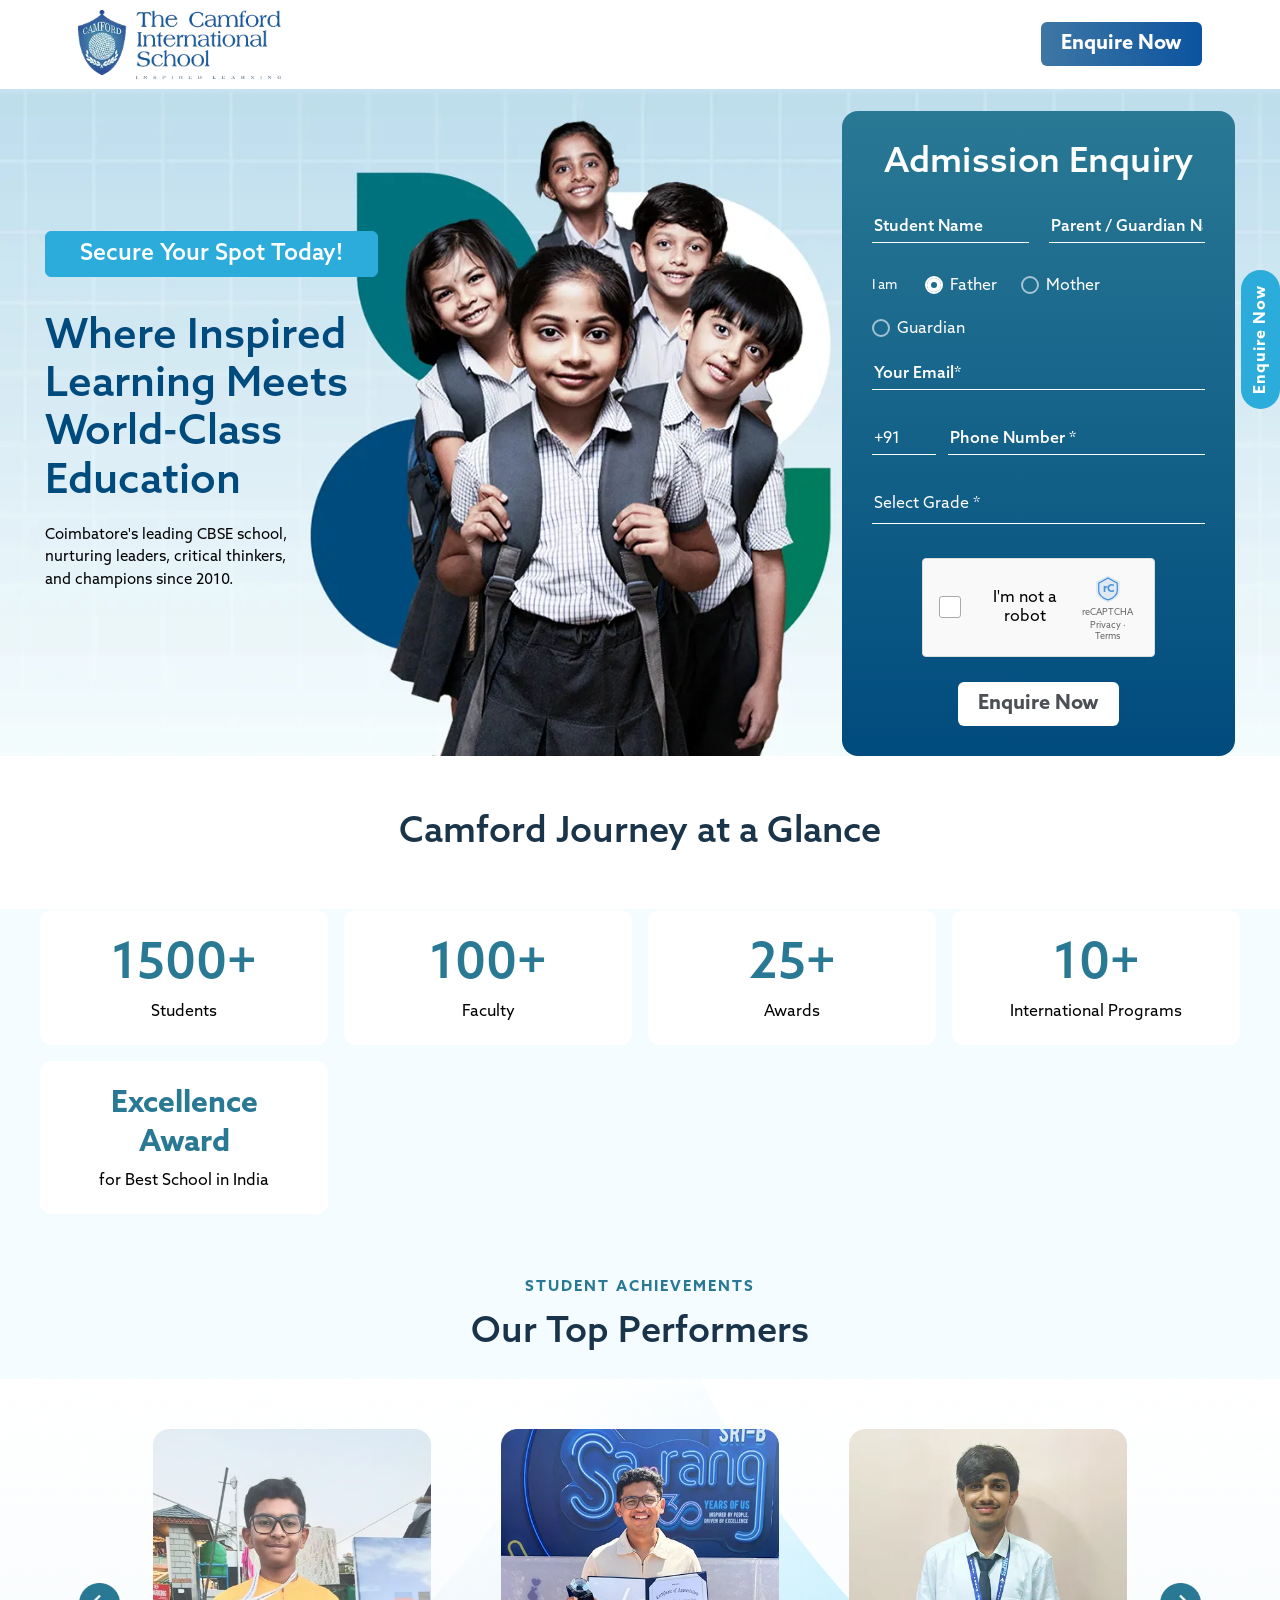
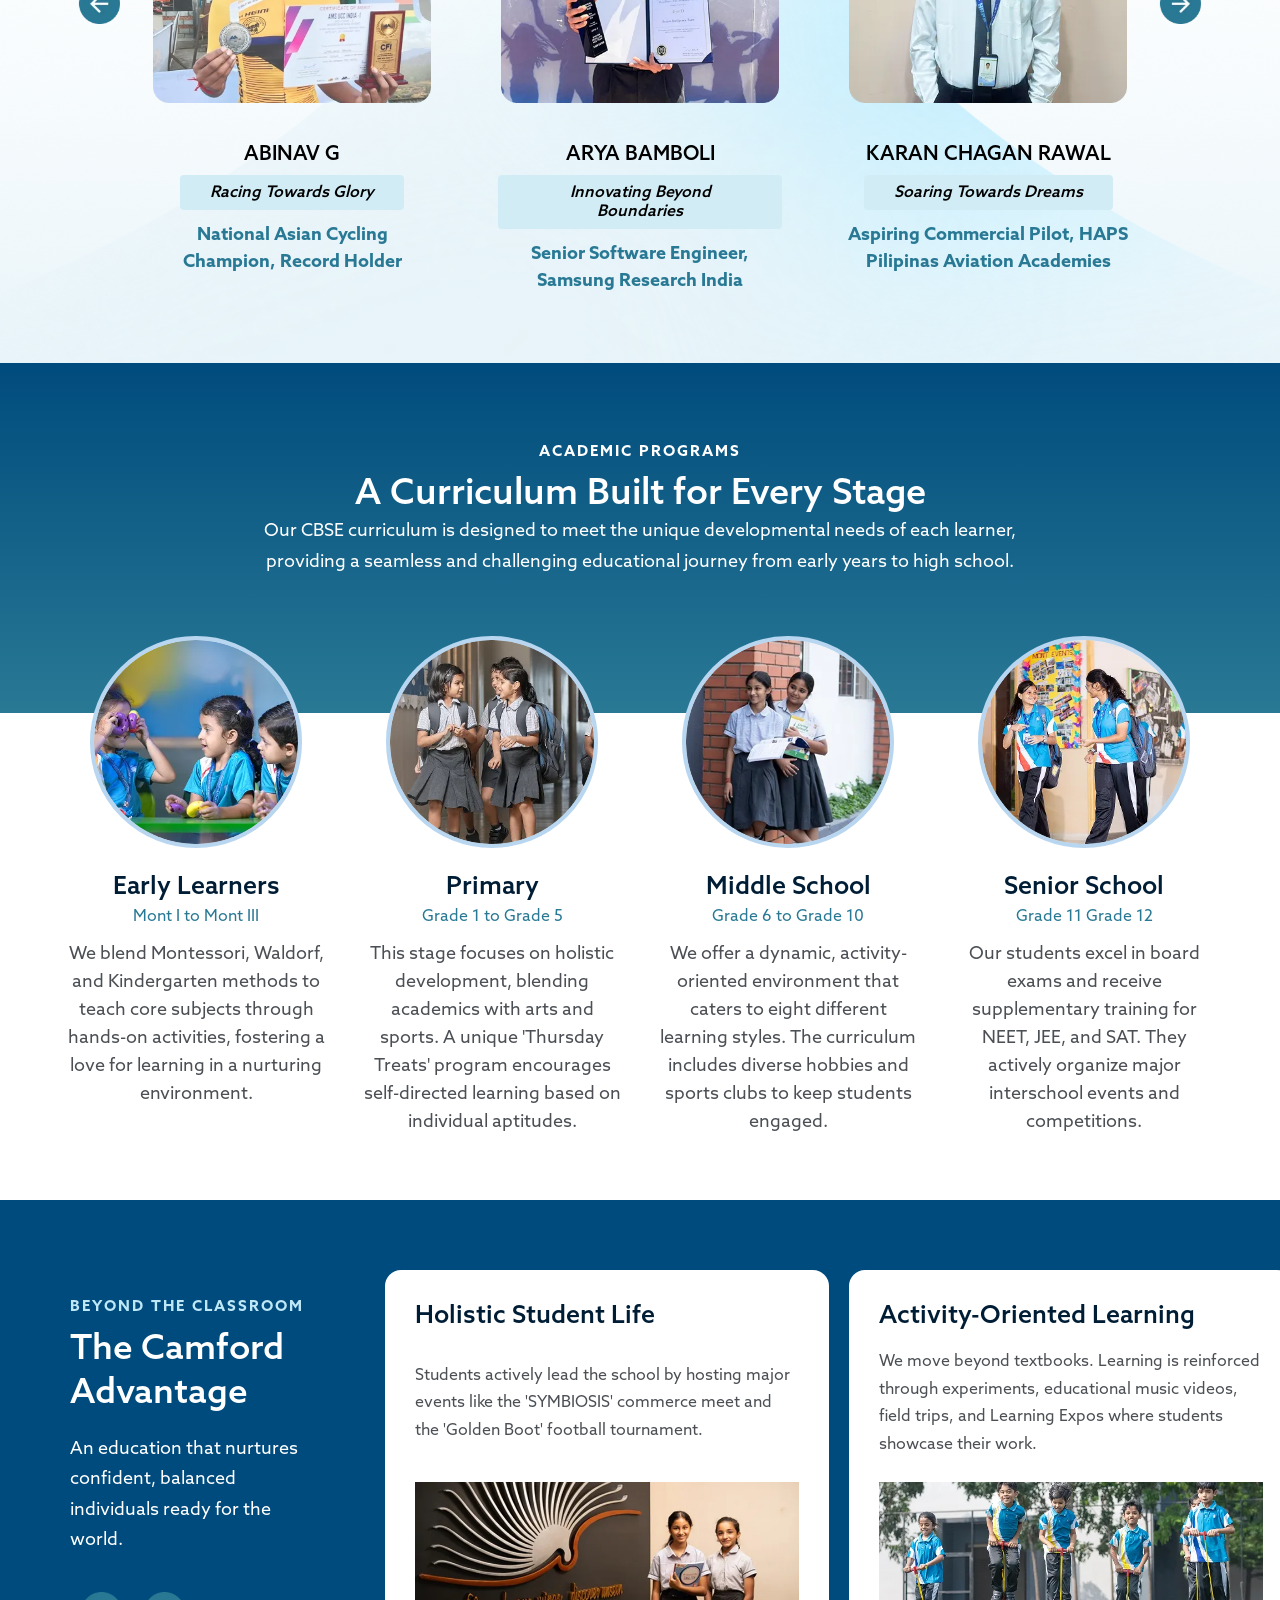
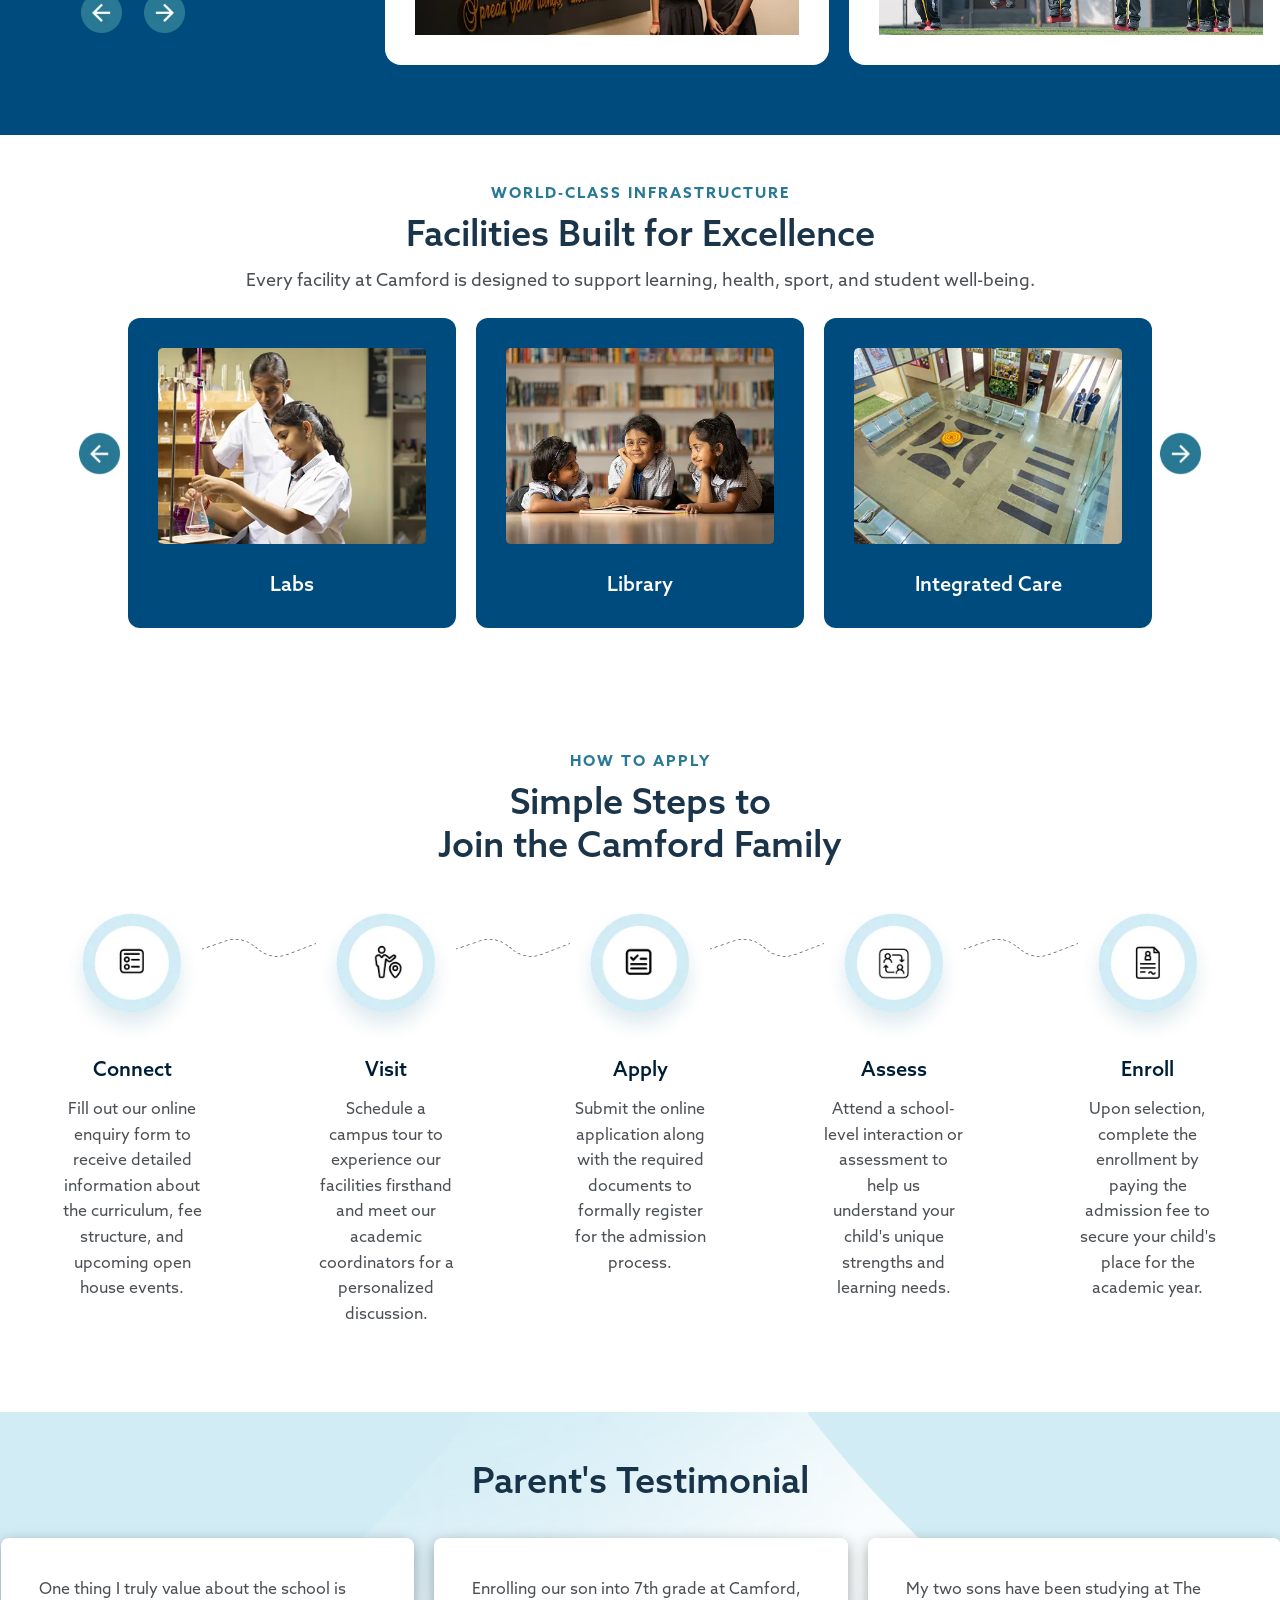
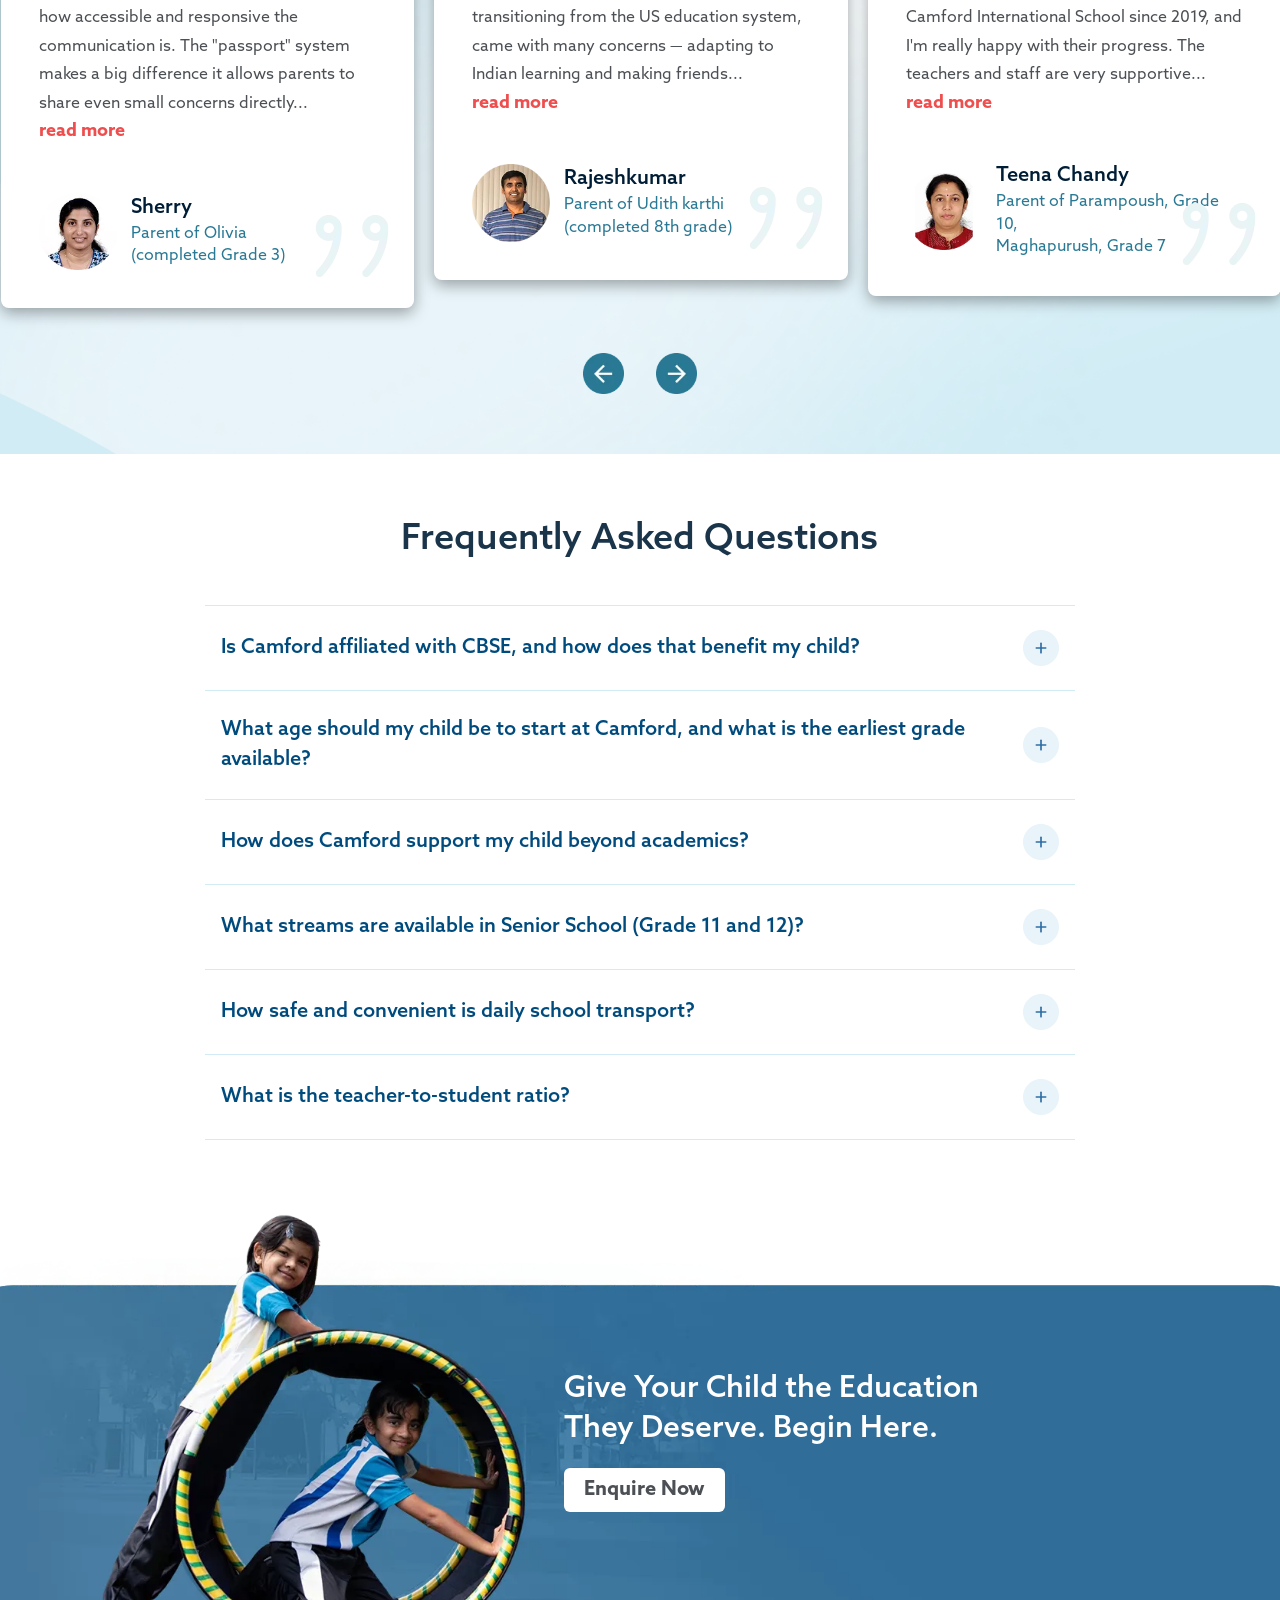
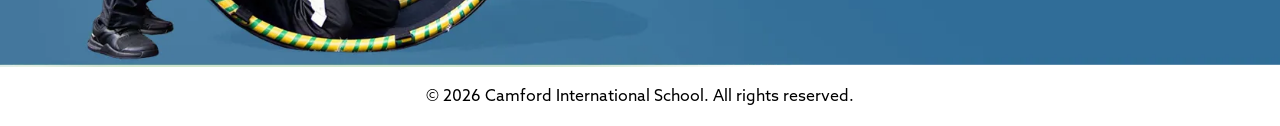
<file: index.html>
<!doctype html>
<html lang="en">
  <head>
    <meta charset="UTF-8" />
    <meta name="viewport" content="width=device-width, initial-scale=1.0" />
    <meta name="robots" content="noindex, nofollow" />
    <title>The Camford International School</title>

    <meta
      property="og:title"
      content="Owis School: Best IGCSE, CBSE and ICSE school"
    />
    <meta
      name="description"
      content="Looking for the best schools in Hyderabad? Glendale, one of the top international schools in India, offers modern campuses specializing in world-class CBSE, Cambridge, and IB PYP curricula. We provide quality education and nurturing environments for your child&#039;s future. Contact us today to learn more!"
    />
    <meta
      property="og:description"
      content="Looking for the best schools in Hyderabad? Glendale, one of the top international schools in India, offers modern campuses specializing in world-class CBSE, Cambridge, and IB PYP curricula. We provide quality education and nurturing environments for your child&#039;s future. Contact us today to learn more!"
    />

    <script src="https://cdnjs.cloudflare.com/ajax/libs/jquery/3.7.1/jquery.min.js"></script>

    <link
      rel="stylesheet"
      href="https://cdnjs.cloudflare.com/ajax/libs/OwlCarousel2/2.3.4/assets/owl.carousel.min.css"
    />
    <link
      rel="stylesheet"
      href="https://cdnjs.cloudflare.com/ajax/libs/OwlCarousel2/2.3.4/assets/owl.theme.default.min.css"
    />

    <script
      defer
      src="https://cdnjs.cloudflare.com/ajax/libs/OwlCarousel2/2.3.4/owl.carousel.min.js"
    ></script>
    <link rel="stylesheet" href="assests/style.css" />
  </head>
  <body>
    <div class="navigation">
      <div class="navigation-wrap">
        <a
          class="logo-link w--current w-nav-brand"
          href="#"
          aria-current="page"
        >
          <img alt="mainlogo" class="logo-image" src="images/logo.webp" />
        </a>
        <div class="hide-mobile">
          <div class="align-items-center d-flex">
            <a class="primary-btn open-popup" href="#"> Enquire Now</a>
          </div>
        </div>
      </div>
    </div>

    <section class="hero">
      <!-- ── TOP ROW ── -->
      <div class="hero-top">
        <!-- LEFT TEXT -->
        <div class="hero-left">
          <div class="badge">Secure Your Spot Today!</div>
          <h1>Where Inspired Learning Meets World-Class Education</h1>
          <p class="sub">
            Coimbatore's leading CBSE school, nurturing leaders, critical
            thinkers, and champions since 2010.
          </p>
        </div>

        <!-- RIGHT FORM -->
        <div class="hero-right">
          
          <div class="form-card">
            <div class="form-wrap">
              <h2>Admission Enquiry</h2>
          <form method="post" id="form">
              <div class="row">
                <div class="field" id="f-student">
                  <input type="text" id="student" name="Student Name" placeholder="Student Name" />
                  <span class="err-msg">Student name is required</span>
                </div>
                <div class="field" id="f-parent">
                  <input
                    type="text"
                    id="parent" 
                    placeholder="Parent / Guardian Name" name="Parent Name"
                  />
                  <span class="err-msg">Parent/guardian name is required</span>
                </div>
              </div>

              <div class="radio-row">
                <span>I am</span>
                <label class="radio-label"
                  ><input type="radio" name="IAM" value="Father" checked />
                  Father</label
                >
                <label class="radio-label"
                  ><input type="radio" name="IAM" value="Mother" />
                  Mother</label
                >
                <label class="radio-label"
                  ><input type="radio" name="IAM" value="Guardian" />
                  Guardian</label
                >
              </div>

              <div class="row">
                <div class="field full" id="f-email">
                  <input type="email" name="Email" id="email" placeholder="Your Email*" />
                  <span class="err-msg">A valid email is required</span>
                </div>
              </div>

              <div class="phone-row">
                <div class="field phone-code">
                  <input type="text" id="code" value="+91" placeholder="+91" />
                </div>
                <div class="field phone-num" id="f-phone">
                  <input type="tel" name="Phone Number" id="phone" placeholder="Phone Number *" />
                  <span class="err-msg">Valid 10-digit number required</span>
                </div>
              </div>

              <div class="row">
                <div class="field full" id="f-grade">
                  <select name="Grade" id="grade">
                    <option value="">Select Grade *</option>
                    <option>Nursery</option>
                    <option>KG</option>
                    <option>Grade 1</option>
                    <option>Grade 2</option>
                    <option>Grade 3</option>
                    <option>Grade 4</option>
                    <option>Grade 5</option>
                    <option>Grade 6</option>
                    <option>Grade 7</option>
                    <option>Grade 8</option>
                    <option>Grade 9</option>
                    <option>Grade 10</option>
                    <option>Grade 11</option>
                    <option>Grade 12</option>
                  </select>
                  <span class="err-msg">Please select a grade</span>
                </div>
              </div>

              <div class="captcha-box">
                <div class="captcha-left">
                  <div
                    class="captcha-check"
                    id="captcha-check"
                    onclick="toggleCaptcha()"
                  >
                    <svg
                      viewBox="0 0 14 14"
                      fill="none"
                      xmlns="http://www.w3.org/2000/svg"
                    >
                      <polyline
                        points="2,7 6,11 12,3"
                        stroke="#1a6fa8"
                        stroke-width="2"
                        stroke-linecap="round"
                        stroke-linejoin="round"
                      />
                    </svg>
                  </div>
                  <span class="captcha-txt">I'm not a robot</span>
                </div>
                <div class="captcha-right">
                  <svg viewBox="0 0 38 38" xmlns="http://www.w3.org/2000/svg">
                    <path
                      d="M19 3 L33 10 L33 21 Q33 30 19 35 Q5 30 5 21 L5 10 Z"
                      fill="#4A90D9"
                      opacity="0.15"
                    />
                    <path
                      d="M19 6 L30 12 L30 21 Q30 28 19 32 Q8 28 8 21 L8 12 Z"
                      fill="none"
                      stroke="#4A90D9"
                      stroke-width="1.5"
                    />
                    <text
                      x="19"
                      y="23"
                      text-anchor="middle"
                      font-size="13"
                      font-weight="700"
                      fill="#4A90D9"
                    >
                      rC
                    </text>
                  </svg>
                  <span>reCAPTCHA</span>
                  <span>Privacy · <a href="#">Terms</a></span>
                </div>
              </div>

              <button class="primary-btn cta-btn" type="submit">
                Enquire Now
              </button>
              <div class="success-msg" id="success-msg">
                Thank you! We'll get in touch with you soon.
              </div>
            </form>
            </div>
          </div>          
        </div>
      </div>
      <!-- /hero-top -->
    </section>

    <section class="camford-section">
      <h2 class="sections-title">Camford Journey at a Glance</h2>
      <div class="camford-grid">
        <div class="stat-card">
          <span class="stat-number">1500+</span>
          <span class="stat-label">Students</span>
        </div>
        <div class="stat-card">
          <span class="stat-number">100+</span>
          <span class="stat-label">Faculty</span>
        </div>
        <div class="stat-card">
          <span class="stat-number">25+</span>
          <span class="stat-label">Awards</span>
        </div>
        <div class="stat-card">
          <span class="stat-number">10+</span>
          <span class="stat-label">International Programs</span>
        </div>
        <div class="stat-card">
          <span class="stat-number excellence">Excellence<br />Award</span>
          <span class="stat-label">for Best School in India</span>
        </div>
      </div>
    </section>

    <!-- achivement section start here  -->

    <section class="achievements-section">
      <p class="apply-tag">Student Achievements</p>
      <h2 class="sections-title">Our Top Performers</h2>

      <div class="owl-carousel owl-achievements">
        <!-- Card 1 -->
        <div class="student-card">
          <div class="card-img-wrap">
            <img src="images/achivment.webp" alt="Abinav G" />
          </div>
          <div class="card-body">
            <div class="card-name">Abinav G</div>
            <span class="card-tag">Racing Towards Glory</span>
            <p class="card-achievement">
              National Asian Cycling Champion, Record Holder
            </p>
          </div>
        </div>

        <!-- Card 2 -->
        <div class="student-card">
          <div class="card-img-wrap">
            <img src="images/achivment1.webp" alt="Arya Bamboli" />
          </div>
          <div class="card-body">
            <div class="card-name">Arya Bamboli</div>
            <span class="card-tag">Innovating Beyond Boundaries</span>
            <p class="card-achievement">
              Senior Software Engineer, Samsung Research India
            </p>
          </div>
        </div>

        <!-- Card 3 -->
        <div class="student-card">
          <div class="card-img-wrap">
            <img src="images/achivment3.webp" alt="Karan Chagan Rawal" />
          </div>
          <div class="card-body">
            <div class="card-name">Karan Chagan Rawal</div>
            <span class="card-tag">Soaring Towards Dreams</span>
            <p class="card-achievement">
              Aspiring Commercial Pilot, HAPS Pilipinas Aviation Academies
            </p>
          </div>
        </div>

        <!-- Card 4 (extra demo) -->
        <div class="student-card">
          <div class="card-img-wrap">
            <img src="images/achive11.webp" alt="Priya Sharma" />
          </div>
          <div class="card-body">
            <div class="card-name">Maneshika Tarani</div>
            <span class="card-tag">Aiming Towards Excellence</span>
            <p class="card-achievement">
              State Record Holder & National Medalist in Rifle Shooting
            </p>
          </div>
        </div>

        <div class="student-card">
          <div class="card-img-wrap">
            <img src="images/achive13.webp" alt="Priya Sharma" />
          </div>
          <div class="card-body">
            <div class="card-name">Mahesh Pasupathy</div>
            <span class="card-tag">Targeting Global Success</span>
            <p class="card-achievement">
              ISSF Junior World Cup Medalist & Double Silver at National
              Shooting Championship
            </p>
          </div>
        </div>
        <div class="student-card">
          <div class="card-img-wrap">
            <img src="images/achive12.webp" alt="Priya Sharma" />
          </div>
          <div class="card-body">
            <div class="card-name">Ashwathy Rajendran</div>
            <span class="card-tag">Leading Through Sports</span>
            <p class="card-achievement">
              Collaborating with IPL, ISL & Khelo India, Driving Excellence in
              Sports Science & Management
            </p>
          </div>
        </div>
      </div>
      <!-- /.owl-carousel -->
    </section>

    <!-- achivement section stop here  -->

    <!-- programs section start from here  -->
    <section class="ac-section">
      <div class="acade_pr">
        <p class="apply-tag" style="color: #ffff">Academic Programs</p>
        <h2 class="sections-title" style="color: #ffff">
          A Curriculum Built for Every Stage
        </h2>
        <p class="ac-subtitle">
          Our CBSE curriculum is designed to meet the unique developmental needs
          of each learner, providing a seamless and challenging educational
          journey from early years to high school.
        </p>
      </div>
      <div class="ac-grid">
        <div class="ac-card">
          <div class="ac-img-wrap">
            <div class="ac-img-placeholder">
              <img src="images/pro1.webp" alt="" />
            </div>
          </div>
          <p class="ac-stage">Early Learners</p>
          <p class="ac-grades">Mont I to Mont III</p>
          <p class="ac-desc">
            We blend Montessori, Waldorf, and Kindergarten methods to teach core
            subjects through hands-on activities, fostering a love for learning
            in a nurturing environment.
          </p>
        </div>

        <div class="ac-card">
          <div class="ac-img-wrap">
            <div class="ac-img-placeholder">
              <img src="images/pro2.webp" alt="" />
            </div>
          </div>
          <p class="ac-stage">Primary</p>
          <p class="ac-grades">Grade 1 to Grade 5</p>
          <p class="ac-desc">
            This stage focuses on holistic development, blending academics with
            arts and sports. A unique 'Thursday Treats' program encourages
            self-directed learning based on individual aptitudes.
          </p>
        </div>

        <div class="ac-card">
          <div class="ac-img-wrap">
            <div class="ac-img-placeholder">
              <img src="images/pro3.webp" alt="" />
            </div>
          </div>
          <p class="ac-stage">Middle School</p>
          <p class="ac-grades">Grade 6 to Grade 10</p>
          <p class="ac-desc">
            We offer a dynamic, activity-oriented environment that caters to
            eight different learning styles. The curriculum includes diverse
            hobbies and sports clubs to keep students engaged.
          </p>
        </div>

        <div class="ac-card">
          <div class="ac-img-wrap">
            <div class="ac-img-placeholder">
              <img src="images/pro4.webp" alt="" />
            </div>
          </div>
          <p class="ac-stage">Senior School</p>
          <p class="ac-grades">Grade 11 Grade 12</p>
          <p class="ac-desc">
            Our students excel in board exams and receive supplementary training
            for NEET, JEE, and SAT. They actively organize major interschool
            events and competitions.
          </p>
        </div>
      </div>
    </section>
    <!-- programs section stop from here  -->

    <!-- clasroom start from here  -->
    <section class="advantage-section">
      <!-- LEFT PANEL -->
      <div class="advantage-left">
        <div class="left-content">
          <p class="apply-tag" style="color: #bfe8f6">Beyond the Classroom</p>
          <h2 class="left-title">The Camford Advantage</h2>
          <p class="left-desc">
            An education that nurtures confident, balanced individuals ready for
            the world.
          </p>
        </div>
        <div class="left-nav">
          <button class="nav-btn" id="prevBtn" aria-label="Previous">
            <img src="images/arow.webp" alt="leftarrow" class="nav-img" />
          </button>
          <button class="nav-btn" id="nextBtn" aria-label="Next">
            <img
              src="images/arrow-rigth.webp"
              alt="rightarrow"
              class="nav-img"
            />
          </button>
        </div>
      </div>

      <!-- RIGHT: Owl Carousel -->
      <div class="advantage-right">
        <div class="owl-carousel owl-theme" id="advantageCarousel">
          <!-- Card 1 -->
          <div class="advantage-card">
            <h3 class="card-title">Holistic Student Life</h3>
            <p class="card-desc">
              Students actively lead the school by hosting major events like the
              'SYMBIOSIS' commerce meet and the 'Golden Boot' football
              tournament.
            </p>
            <div class="card-img">
              <div class="card-img-placeholder">
                <img src="images/adva1.webp" alt="" />
              </div>
            </div>
          </div>

          <!-- Card 2 -->
          <div class="advantage-card">
            <h3 class="card-title">Activity-Oriented Learning</h3>
            <p class="card-desc">
              We move beyond textbooks. Learning is reinforced through
              experiments, educational music videos, field trips, and Learning
              Expos where students showcase their work.
            </p>
            <div class="card-img">
              <div class="card-img-placeholder">
                <img
                  src="images/advas2.webp"
                  alt="Activity-Oriented Learning"
                />
              </div>
              <!-- Replace with: <img src="activity.jpg" alt="Activity-Oriented Learning"> -->
            </div>
          </div>

          <!-- Card 3 -->
          <div class="advantage-card">
            <h3 class="card-title">World-Class Sports Facilities</h3>
            <p class="card-desc">
              Our campus features an Olympic-size swimming pool and coaching for
              diverse sports such as rifle shooting, throwball, skating, and
              taekwondo, producing state-level champions.
            </p>
            <div class="card-img">
              <div class="card-img-placeholder">
                <img
                  src="images/advas3.webp"
                  alt="Sports & Physical Wellness"
                />
              </div>
              <!-- Replace with: <img src="sports.jpg" alt="Sports & Wellness"> -->
            </div>
          </div>
          <div class="advantage-card">
            <h3 class="card-title">Global Accolades</h3>
            <p class="card-desc">
              Our excellence is recognized by the British Council's
              'International School Award' and the 'Global Excellence Award for
              Best School in India' presented in London.
            </p>
            <div class="card-img">
              <div class="card-img-placeholder">
                <img
                  src="images/advas4.webp"
                  alt="Sports & Physical Wellness"
                />
              </div>
              <!-- Replace with: <img src="sports.jpg" alt="Sports & Wellness"> -->
            </div>
          </div>
        </div>
      </div>
    </section>
    <!-- clasroom stop from here  -->

    <!-- infrastructure section start from here  -->
    <!-- achivement section start here  -->

    <section class="infracture-section">
      <p class="apply-tag">World-Class Infrastructure</p>
      <h2 class="sections-title">Facilities Built for Excellence</h2>
      <p class="infras_des">
        Every facility at Camford is designed to support learning, health,
        sport, and student well-being.
      </p>

      <div class="owl-carousel owl-infracture">
        <!-- Card 1 -->
        <div class="infrastruc-card">
          <div class="infra-img-wrap">
            <img src="images/infra.webp" alt="Abinav G" />
          </div>
          <div class="infra-body">
            <div class="infra-name">Labs</div>
          </div>
        </div>

        <!-- infra 2 -->
        <div class="infrastruc-card">
          <div class="infra-img-wrap">
            <img src="images/infra1.webp" alt="Arya Bamboli" />
          </div>
          <div class="infra-body">
            <div class="infra-name">Library</div>
          </div>
        </div>

        <!-- infra 3 -->
        <div class="infrastruc-card">
          <div class="infra-img-wrap">
            <img src="images/infra2.webp" alt="Karan Chagan Rawal" />
          </div>
          <div class="infra-body">
            <div class="infra-name">Integrated Care</div>
          </div>
        </div>

        <!-- infra 4 (extra demo) -->
        <div class="infrastruc-card">
          <div class="infra-img-wrap">
            <img src="images/infra23.webp" alt="Priya Sharma" />
          </div>
          <div class="infra-body">
            <div class="infra-name">Priya Sharma</div>
          </div>
        </div>
        <div class="infrastruc-card">
          <div class="infra-img-wrap">
            <img src="images/infra1.webp" alt="Priya Sharma" />
          </div>
          <div class="infra-body">
            <div class="infra-name">Sports</div>
          </div>
        </div>
        <div class="infrastruc-card">
          <div class="infra-img-wrap">
            <img src="images/infra233.webp" alt="Priya Sharma" />
          </div>
          <div class="infra-body">
            <div class="infra-name">Transport</div>
          </div>
        </div>
      </div>
      <!-- /.owl-carousel -->
    </section>
    <!-- infrastructure section stop from here  -->

    <!-- 4TH SECTION START FROM HERE  -->
    <section class="apply-section">
      <p class="apply-tag">HOW TO APPLY</p>
      <h2 class="sections-title">Simple Steps to <br> Join the Camford Family</h2>

      <div class="steps-wrapper">
        <!-- Step 1 -->
        <div class="step">
          <div class="step-icon">
            <img src="images/join1.webp" alt="" />
          </div>
          <p class="step-title">Connect</p>
          <p class="step-desc">
            Fill out our online enquiry form to receive detailed information
            about the curriculum, fee structure, and upcoming open house events.
          </p>
        </div>

        <div class="step-connector">
          <img src="images/join-link.webp" alt="" />
        </div>

        <!-- Step 2 -->
        <div class="step">
          <div class="step-icon">
            <img src="images/join2.webp" alt="" />
          </div>
          <p class="step-title">Visit</p>
          <p class="step-desc">
            Schedule a campus tour to experience our facilities firsthand and
            meet our academic coordinators for a personalized discussion.
          </p>
        </div>

        <div class="step-connector">
          <img src="images/join-link.webp" alt="" />
        </div>

        <!-- Step 3 -->
        <div class="step">
          <div class="step-icon">
            <img src="images/join3.webp" alt="" />
          </div>
          <p class="step-title">Apply</p>
          <p class="step-desc">
            Submit the online application along with the required documents to
            formally register for the admission process.
          </p>
        </div>

        <div class="step-connector">
          <img src="images/join-link.webp" alt="" />
        </div>

        <!-- Step 4 -->
        <div class="step">
          <div class="step-icon">
            <img src="images/join4.webp" alt="" />
          </div>
          <p class="step-title">Assess</p>
          <p class="step-desc">
            Attend a school-level interaction or assessment to help us
            understand your child's unique strengths and learning needs.
          </p>
        </div>

        <div class="step-connector">
          <img src="images/join-link.webp" alt="" />
        </div>

        <!-- Step 5 -->
        <div class="step">
          <div class="step-icon">
            <img src="images/join5.webp" alt="" />
          </div>
          <p class="step-title">Enroll</p>
          <p class="step-desc">
            Upon selection, complete the enrollment by paying the admission fee
            to secure your child's place for the academic year.
          </p>
        </div>
      </div>
    </section>

    <!-- 4TH SECTION END FROM HERE  -->

    <!-- testomonial section start here  -->
    <section class="testimonial-section">
      <div class="testimonial-inner">
        <h2 class="sections-title">Parent's Testimonial</h2>

        <div class="owl-carousel owl-theme" id="testimonialCarousel">
          <!-- Card 1 -->
          <div class="testimonial-card">
            <div class="testimonial-body">
              <span class="text-short"
                >One thing I truly value about the school is how accessible and
                responsive the communication is. The "passport" system makes a
                big difference it allows parents to share even small concerns
                directly...</span
              >
              <span class="text-extra">
                and the prompt responses from teachers are very reassuring. It
                feels like a true two-way connection. The sports and other
                activities at school help children open up and build confidence.
                I also like that in every program—whether it is Sports Day or
                Annual Day—each child gets a chance to participate, so no one is
                left out. A little more focus on math concepts would make
                learning even better, and I hope this continues in higher grades
                as well.
              </span>
              <button class="toggle-btn">read more</button>
            </div>
            <span class="quote-mark"
              ><img src="images/quato.webp" alt=""
            /></span>
            <div class="testimonial-author">
              <div class="author-avatar">
                <img src="images/shrey.webp" alt="" />
              </div>
              <div>
                <p class="author-name">Sherry</p>
                <p class="author-sub">
                  Parent of Olivia<br />(completed Grade 3)
                </p>
              </div>
            </div>
          </div>

          <!-- Card 2 -->
          <div class="testimonial-card">
            <div class="testimonial-body">
              <span class="text-short"
                >Enrolling our son into 7th grade at Camford, transitioning from
                the US education system, came with many concerns — adapting to
                Indian learning and making friends...</span
              >
              <span class="text-extra">
                Two years later, he is a confident, well-rounded Camfordian.
                This transformation reflects the exceptional standard of an
                institution recognized by the UK Parliament. The friendships he
                has built speak to the quality of students Camford attracts.
                Beyond academics, the school has enriched him through the band,
                nature club, science club, and wonderfully planned outings
                organized by dedicated staff. Camford doesn't just educate — it
                nurtures. We wholeheartedly recommend it to every parent.
              </span>
              <button class="toggle-btn">read more</button>
            </div>
            <span class="quote-mark"
              ><img src="images/quato.webp" alt=""
            /></span>
            <div class="testimonial-author">
              <div class="author-avatar">
                <img src="images/test2.webp" alt="" />
              </div>
              <div>
                <p class="author-name">Rajeshkumar</p>
                <p class="author-sub">
                  Parent of Udith karthi<br />(completed 8th grade)
                </p>
              </div>
            </div>
          </div>

          <!-- Card 3 -->
          <div class="testimonial-card">
            <div class="testimonial-body">
              <span class="text-short"
                >My two sons have been studying at The Camford International
                School since 2019, and I'm really happy with their progress. The
                teachers and staff are very supportive...</span
              >
              <span class="text-extra">
                especially the class teachers who give personal attention to
                each child’s strengths and talents. It’s not just about
                academics—they also focus on discipline, sports, and other
                activities, which has made a big positive difference in my sons.
                The campus is safe, and the overall environment is very good for
                children to learn and grow
              </span>
              <button class="toggle-btn">read more</button>
            </div>
            <span class="quote-mark"
              ><img src="images/quato.webp" alt=""
            /></span>
            <div class="testimonial-author">
              <div class="author-avatar">
                <img src="images/test3.webp" alt="" />
              </div>
              <div>
                <p class="author-name">Teena Chandy</p>
                <p class="author-sub">
                  Parent of Parampoush, Grade 10,<br />Maghapurush, Grade 7
                </p>
              </div>
            </div>
          </div>

          <!-- Card 4 -->
          <div class="testimonial-card">
            <div class="testimonial-body">
              <span class="text-short"
                >Hi this is sheela, We are very happy with our experience at
                Camford International School. My elder son in Grade 10 has shown
                excellent academic progress with proper guidance for his
                future...</span
              >
              <span class="text-extra">
                My younger son in Grade 1 enjoys a caring and engaging learning
                environment. The teachers are supportive and approachable, and
                the communication between school and parents is very strong and
                clear. The school focuses on discipline, confidence, and overall
                development. We truly appreciate the dedication of the staff and
                the positive atmosphere that helps children learn and grow.
              </span>
              <button class="toggle-btn">read more</button>
            </div>
            <span class="quote-mark"
              ><img src="images/quato.webp" alt=""
            /></span>
            <div class="testimonial-author">
              <div class="author-avatar">
                <img src="images/test5.webp" alt="" />
              </div>
              <div>
                <p class="author-name">Sheela</p>
                <p class="author-sub">
                  Parent of Joash<br />Grade 10 and Jasher – Grade 1
                </p>
              </div>
            </div>
          </div>

          <!-- Card 5 -->
          <div class="testimonial-card">
            <div class="testimonial-body">
              <span class="text-short"
                >Having been associated with Camford International School for
                several years through my two children, I am pleased to share
                that our experience has been consistently positive...</span
              >
              <span class="text-extra">
                My son, who joined in Grade 3, is now in Grade 12, while my
                daughter began at the Montessori level and is currently in Grade
                8. One of the most commendable aspects of the school is the
                approachability and dedication of its faculty. The teachers are
                supportive and attentive to each student’s needs. This guidance
                played a key role in my son’s strong performance in his Grade 10
                board examinations. The school’s modern infrastructure and
                sports facilities enhance the learning environment, supporting
                both academic and extracurricular growth. I have recommended the
                school to several friends, many of whom have shared positive
                feedback. My daughter continues to enjoy her journey at the
                school and has shown good growth in confidence. Overall, Camford
                International School provides a nurturing environment that
                encourages students to strive for excellence without undue
                pressure. I extend my sincere gratitude to the management and
                the Principal Madam for their continued efforts in maintaining
                high standards of education and student development.
              </span>
              <button class="toggle-btn">read more</button>
            </div>
            <span class="quote-mark">
              <img src="images/quato.webp" alt="" />
            </span>
            <div class="testimonial-author">
              <div class="author-avatar">
                <img src="images/test6.webp" alt="" />
              </div>
              <div>
                <p class="author-name">Savitha Raghuram</p>
                <p class="author-sub">
                  Parent of Smrithi Sara Raghuram<br />Grade 8 and Darshith
                  Raghuram – Grade 12
                </p>
              </div>
            </div>
          </div>
        </div>
      </div>
    </section>
    <!-- testomonial section stop here  -->

    <!-- faq section start from here -->
    <section class="faq-section">
      <h2 class="sections-title">Frequently Asked Questions</h2>

      <div class="faq-list">
        <div class="faq-item">
          <button class="faq-question" aria-expanded="false">
            <span class="faq-question-text"
              >Is Camford affiliated with CBSE, and how does that benefit my
              child?</span
            >
            <span class="faq-icon">
              <svg
                class="plus"
                viewBox="0 0 24 24"
                fill="none"
                stroke-width="2.5"
                stroke-linecap="round"
              >
                <line x1="12" y1="5" x2="12" y2="19" />
                <line x1="5" y1="12" x2="19" y2="12" />
              </svg>
              <svg
                class="minus"
                viewBox="0 0 24 24"
                fill="none"
                stroke-width="2.5"
                stroke-linecap="round"
              >
                <line x1="5" y1="12" x2="19" y2="12" />
              </svg>
            </span>
          </button>
          <div class="faq-answer">
            <p>
              Yes, Camford is fully affiliated with the Central Board of
              Secondary Education (CBSE). This affiliation ensures a nationally
              recognised curriculum that is structured, comprehensive, and
              prepares students for competitive entrance exams like JEE and
              NEET, as well as higher education opportunities across India and
              abroad.
            </p>
          </div>
        </div>

        <div class="faq-item">
          <button class="faq-question" aria-expanded="false">
            <span class="faq-question-text"
              >What age should my child be to start at Camford, and what is the
              earliest grade available?</span
            >
            <span class="faq-icon">
              <svg
                class="plus"
                viewBox="0 0 24 24"
                fill="none"
                stroke-width="2.5"
                stroke-linecap="round"
              >
                <line x1="12" y1="5" x2="12" y2="19" />
                <line x1="5" y1="12" x2="19" y2="12" />
              </svg>
              <svg
                class="minus"
                viewBox="0 0 24 24"
                fill="none"
                stroke-width="2.5"
                stroke-linecap="round"
              >
                <line x1="5" y1="12" x2="19" y2="12" />
              </svg>
            </span>
          </button>
          <div class="faq-answer">
            <p>
              Camford welcomes children as young as 3 years old into the
              Montessori I (Mont I) programme. Our Early Learners programme
              spans Mont I to Mont III, making it the ideal starting point for
              young minds. Admission is subject to a readiness assessment and
              seat availability.
            </p>
          </div>
        </div>

        <div class="faq-item">
          <button class="faq-question" aria-expanded="false">
            <span class="faq-question-text"
              >How does Camford support my child beyond academics?</span
            >
            <span class="faq-icon">
              <svg
                class="plus"
                viewBox="0 0 24 24"
                fill="none"
                stroke-width="2.5"
                stroke-linecap="round"
              >
                <line x1="12" y1="5" x2="12" y2="19" />
                <line x1="5" y1="12" x2="19" y2="12" />
              </svg>
              <svg
                class="minus"
                viewBox="0 0 24 24"
                fill="none"
                stroke-width="2.5"
                stroke-linecap="round"
              >
                <line x1="5" y1="12" x2="19" y2="12" />
              </svg>
            </span>
          </button>
          <div class="faq-answer">
            <p>
              Beyond academics, Camford offers a rich ecosystem of sports clubs,
              creative arts, hobby groups, and leadership programmes. Our Middle
              School curriculum caters to eight different learning styles, while
              the Thursday Treats initiative in Primary encourages self-directed
              exploration and passion-based learning.
            </p>
          </div>
        </div>

        <div class="faq-item">
          <button class="faq-question" aria-expanded="false">
            <span class="faq-question-text"
              >What streams are available in Senior School (Grade 11 and
              12)?</span
            >
            <span class="faq-icon">
              <svg
                class="plus"
                viewBox="0 0 24 24"
                fill="none"
                stroke-width="2.5"
                stroke-linecap="round"
              >
                <line x1="12" y1="5" x2="12" y2="19" />
                <line x1="5" y1="12" x2="19" y2="12" />
              </svg>
              <svg
                class="minus"
                viewBox="0 0 24 24"
                fill="none"
                stroke-width="2.5"
                stroke-linecap="round"
              >
                <line x1="5" y1="12" x2="19" y2="12" />
              </svg>
            </span>
          </button>
          <div class="faq-answer">
            <p>
              Senior School offers Science (with Physics, Chemistry,
              Biology/Mathematics), Commerce, and Humanities streams. Students
              also receive supplementary coaching for NEET, JEE, and SAT,
              enabling them to pursue a wide range of career pathways after
              Grade 12.
            </p>
          </div>
        </div>

        <div class="faq-item">
          <button class="faq-question" aria-expanded="false">
            <span class="faq-question-text"
              >How safe and convenient is daily school transport?</span
            >
            <span class="faq-icon">
              <svg
                class="plus"
                viewBox="0 0 24 24"
                fill="none"
                stroke-width="2.5"
                stroke-linecap="round"
              >
                <line x1="12" y1="5" x2="12" y2="19" />
                <line x1="5" y1="12" x2="19" y2="12" />
              </svg>
              <svg
                class="minus"
                viewBox="0 0 24 24"
                fill="none"
                stroke-width="2.5"
                stroke-linecap="round"
              >
                <line x1="5" y1="12" x2="19" y2="12" />
              </svg>
            </span>
          </button>
          <div class="faq-answer">
            <p>
              Camford operates a fleet of GPS-tracked school buses with trained
              attendants and fixed pickup/drop routes across the city. Safety
              protocols are strictly followed, and parents receive real-time
              notifications for pickups and drop-offs through the school's
              communication app.
            </p>
          </div>
        </div>

        <div class="faq-item">
          <button class="faq-question" aria-expanded="false">
            <span class="faq-question-text"
              >What is the teacher-to-student ratio?</span
            >
            <span class="faq-icon">
              <svg
                class="plus"
                viewBox="0 0 24 24"
                fill="none"
                stroke-width="2.5"
                stroke-linecap="round"
              >
                <line x1="12" y1="5" x2="12" y2="19" />
                <line x1="5" y1="12" x2="19" y2="12" />
              </svg>
              <svg
                class="minus"
                viewBox="0 0 24 24"
                fill="none"
                stroke-width="2.5"
                stroke-linecap="round"
              >
                <line x1="5" y1="12" x2="19" y2="12" />
              </svg>
            </span>
          </button>
          <div class="faq-answer">
            <p>
              Camford maintains a low teacher-to-student ratio of 1:20 across
              all classes, ensuring each child receives personalised attention.
              In Early Learners classrooms, the ratio is even lower at 1:12 to
              support the developmental needs of young children.
            </p>
          </div>
        </div>
      </div>
    </section>
    <!-- faq section start from here -->

    <!-- last section start from here -->
    <div class="cta-wrapper">
      <div></div>
      <div class="cta-content">
        <h2 class="cta-heading">
          Give Your Child the Education They Deserve. Begin Here.
        </h2>
        <a href="#" class="primary-btn cta-btn">Enquire Now</a>
      </div>
    </div>
    <!-- last section stop from here -->
<footer class="footer_main">
    <p>© 2026 Camford International School. All rights reserved.</p>
  </footer>

    <div class="floating-contact" bis_skin_checked="1">
      <ul class="ulbtnn">
        <li><a href="tel:+919686677317" class="call">Call Now</a></li>
        <li><a id="EnquiryNow" class="enquiry open-popup">Enquire Now</a></li>
      </ul>
    </div>

    <script>
      $(document).ready(function () {
        $(".owl-infracture").owlCarousel({
          loop: true,
          margin: 20,
          nav: true,
          dots: true,
          autoplay: true,
          autoplayTimeout: 3500,
          autoplayHoverPause: true,
          navText: [
            "<img src='images/arow.webp' alt='leftarrow' class='nav-img'>",
            "<img src='images/arrow-rigth.webp' alt='rightarrow' class='nav-img'>",
          ],
          responsive: {
            0: { items: 1 },
            600: { items: 2 },
            990: { items: 2 },
            1024: { items: 3 },
          },
        });
      });
    </script>
    <script>
      $(document).ready(function () {
        $(".owl-achievements").owlCarousel({
          loop: true,
          margin: 20,
          nav: true,
          dots: true,
          autoplay: true,
          autoplayTimeout: 3500,
          autoplayHoverPause: true,
          navText: [
            "<img src='images/arow.webp' alt='leftarrow' class='nav-img'>",
            "<img src='images/arrow-rigth.webp' alt='rightarrow' class='nav-img'>",
          ],
          responsive: {
            0: { items: 1 },
            600: { items: 2 },
            992: { items: 3 },
            1024: { items: 3 },
          },
        });
      });
    </script>
    <script>
      $(document).ready(function () {
        $("#testimonialCarousel").owlCarousel({
          loop: true,
          margin: 20,
          nav: true,
          dots: false,
          smartSpeed: 500,
          navText: [
            "<img src='images/arow.webp' alt='leftarrow' class='nav-img'>",
            "<img src='images/arrow-rigth.webp' alt='rightarrow' class='nav-img'>",
          ],
          responsive: {
            0: { items: 1 },
            768: { items: 2 },
            1024: { items: 3 },
          },
        });
        owl.on("initialized.owl.carousel changed.owl.carousel", function () {
          setTimeout(setEqualHeight, 100);
        });
      });

      /* ── Read more / Read less toggle ── */
      $(document).on("click", ".toggle-btn", function () {
        const card = $(this).closest(".testimonial-card");
        const isExpanded = card.hasClass("expanded");

        if (isExpanded) {
          card.removeClass("expanded");
          $(this).text(" read more");
        } else {
          card.addClass("expanded");
          $(this).text(" read less");
        }

        // Refresh Owl so it recalculates heights
        $("#testimonialCarousel").trigger("refresh.owl.carousel");
      });
    </script>
    <script>
      document.querySelectorAll(".faq-question").forEach((btn) => {
        btn.addEventListener("click", () => {
          const item = btn.closest(".faq-item");
          const isOpen = item.classList.contains("open");

          // Close all
          document.querySelectorAll(".faq-item").forEach((i) => {
            i.classList.remove("open");
            i.querySelector(".faq-question").setAttribute(
              "aria-expanded",
              "false",
            );
          });

          // Open clicked if it was closed
          if (!isOpen) {
            item.classList.add("open");
            btn.setAttribute("aria-expanded", "true");
          }
        });
      });
    </script>
    <script>
      $(document).ready(function () {
        var owl = $("#advantageCarousel").owlCarousel({
          loop: true, // ✅ IMPORTANT (infinite loop)
          margin: 20,
          nav: false,
          dots: false,
          smartSpeed: 500,
          responsive: {
            0: { items: 1 },
            768: { items: 1 },
            1024: { items: 1 },
            1200: { items: 2 },
          },
        });

        // Next button (always works)
        $("#nextBtn").click(function () {
          owl.trigger("next.owl.carousel");
        });

        // Prev button (always works)
        $("#prevBtn").click(function () {
          owl.trigger("prev.owl.carousel");
        });
      });
    </script>
<script>
let captchaDone = false;

// Toggle Captcha
function toggleCaptcha() {
  const box = document.getElementById("captcha-check");
  box.classList.toggle("checked");
  captchaDone = box.classList.contains("checked");
}

// Show Error
function showError(fieldId) {
  document.getElementById(fieldId).classList.add("has-error");
}

// Remove Error
function removeError(fieldId) {
  document.getElementById(fieldId).classList.remove("has-error");
}

// Validation Function
function validateForm() {
  let isValid = true;

  const student = document.getElementById("student").value.trim();
  const parent = document.getElementById("parent").value.trim();
  const email = document.getElementById("email").value.trim();
  const phone = document.getElementById("phone").value.trim();
  const grade = document.getElementById("grade").value;

  // Student Name
  if (student === "") {
    showError("f-student");
    isValid = false;
  } else removeError("f-student");

  // Parent Name
  if (parent === "") {
    showError("f-parent");
    isValid = false;
  } else removeError("f-parent");

  // Email
  const emailPattern = /^[^\s@]+@[^\s@]+\.[^\s@]+$/;
  if (!emailPattern.test(email)) {
    showError("f-email");
    isValid = false;
  } else removeError("f-email");

  // Phone
  const phonePattern = /^[0-9]{10}$/;
  if (!phonePattern.test(phone)) {
    showError("f-phone");
    isValid = false;
  } else removeError("f-phone");

  // Grade
  if (grade === "") {
    showError("f-grade");
    isValid = false;
  } else removeError("f-grade");

  // Captcha
  if (!captchaDone) {
    alert("Please verify captcha");
    isValid = false;
  }

  return isValid;
}
</script>


 <script>
const form = document.querySelector("#form");

const scriptURL = "https://script.google.com/macros/s/AKfycbz49NJigVdY_E3phitPE7ayBbA59fq2DVDRpXt4ZDaQ1OFjBMvC9wOX5mvcsYnrp3ls/exec";

form.addEventListener("submit", function (e) {
  e.preventDefault();

  // 🔥 Validate first  
  if (!validateForm()) return;

  const formData = new FormData(form);

  fetch(scriptURL, {
    method: "POST",
    body: formData,
    mode: "no-cors"
  })
    .then(() => {
      alert("Success!");

      // Reset form
      form.reset();

      // Reset captcha
      document.getElementById("captcha-check").classList.remove("checked");
      captchaDone = false;

      // Show success message
      document.getElementById("success-msg").style.display = "block";
    })
    .catch((error) => {
      alert("Error! " + error.message);
    });
});
</script> 

</body>
</html>
</file>
<file: assests/style.css>
@font-face {
  font-family: "Azo Sans";
  src: url("../fonts/AzoSans-Regular.otf");
  font-weight: 400;
  font-style: normal;
}

@font-face {
  font-family: "Azo Sans";
  src: url("../fonts/AzoSans-Medium.otf");
  font-weight: 500;
  font-style: normal;
}

@font-face {
  font-family: "Azo Sans";
  src: url("../fonts/AzoSans-Bold.otf");
  font-weight: 700;
  font-style: normal;
}
*,
*::before,
*::after {
  margin: 0;
  padding: 0;
  box-sizing: border-box;
}

html {
  scroll-behavior: smooth;
}

:root {
  --font-primary: "Azo Sans", sans-serif;
  --color: #004b7d;
  --secondary-color: #001d36e5;
}

body {
  font-family: var(--font-primary);
  font-weight: 400;
  -webkit-font-smoothing: antialiased;
}
h1 {
  font-weight: 700;
  line-height: 1.2;
  font-family: var(--font-primary);
}
h2 {
  font-weight: 600;
  font-family: var(--font-primary);
}

p {
  font-family: var(--font-primary);
  font-weight: 400;
}

.sections-title {
  font-family: var(--font-primary);
  font-size: 36px;
  color: var(--secondary-color);
  font-weight: 500;
  text-align: center;

  margin: auto;
}

.primary-btn {
  background-image: linear-gradient(to right, #3e77a4, #0c54a0);
  color: white;
  font-family: var(--font-primary);
  font-weight: 600;
  padding: 10px 20px;
  border: none;
  border-radius: 6px;
  text-decoration: none;
  font-size: 20px;
    cursor: pointer;
}

/* header section start from here  */

.navigation {
  position: sticky;
  left: 0;
  top: 0;
  right: 0;
  bottom: auto;
  z-index: 999;
  display: flex;
  max-width: none;
  padding: 10px 1em;
  background: #fff;
}

.navigation-wrap {
  display: flex;
  width: 90%;
  margin: auto;
  justify-content: space-between;
  align-items: center;
}

.logo-image {
  display: block;
  width: 70%;
  height: auto;
}
/* header section stop from here  */

/* /////////////////////////////////////////////// */

.hero-top {
  position: relative;
  z-index: 1;
  display: flex;
  padding: 22px 64px 0;
  gap: 0;
  min-height: 650px;
  justify-content: space-between;
  align-items: center;
}

/* ── LEFT ── */
.hero-left {
  display: flex;
  flex-direction: column;
  gap: 18px;
  padding-bottom: 44px;
  width: 35%;
}
.hero {
  position: relative;
  width: 100%;
  background-image: url(../images/banner_imaga.webp);
  background-size: cover;
  background-position: center;
}

.hero-left h1 {
  font-family: var(--font-primary);
  font-size: 52px;
  color: var(--color);
  line-height: 1.15;
  font-weight: 500;
}

.hero-left .sub {
  font-family: var(--font-primary);
  font-size: 15px;
  color: #000000;
  line-height: 1.5;
  width: 65%;
}
.hero-right {
  width: 33%;
}

/* ── RIGHT ── */

/* 2nnd section start from here */

.section-title {
  font-family: var(--font-primary);
  font-size: 40px;
  color: var(--secondary-color);
  font-weight: 500;
  text-align: center;
}

.feature-card {
  flex: 1;
  min-width: 220px;
  background: #007dc5;
  padding: 40px 20px 10px 40px;
  text-align: center;
  transition: 0.3s ease;
  display: flex;
  border-radius: 50px 50px 0px 50px;
  align-items: flex-end;
  justify-content: space-between;
}

/* Hover Effect */
.feature-card:hover {
  transform: translateY(-6px);
  box-shadow: 0 8px 20px rgba(0, 0, 0, 0.1);
}

/* Icon */
.feature-card img {
  width: 60px;
  margin-bottom: 14px;
  height: 60px;
}
.feature-mobile_container .feature-card img {
  width: 60px;
  margin-bottom: 14px;
  height: 60px;
}

.feature-card p {
  font-family: var(--font-primary);
  font-size: 18px;
  font-weight: 700;
  color: #fff;
  text-align: left;
  line-height: 1.35;
  padding-bottom: 45px;
}

/* 2nnd section stop from here */

/* section 3rd start from here  */
.camford-section {
  text-align: center;
}
section.camford-section h2 {
  padding: 55px;
}

.camford-grid {
  display: grid;
  grid-template-columns: repeat(auto-fit, minmax(230px, 1fr));
  gap: 16px;
  padding: 1px 40px 5%;
  background: #f5fcff;
}

.stat-card {
  background: #ffffff;
  border-radius: 12px;
  padding: 24px 20px;
  display: flex;
  flex-direction: column;
  gap: 8px;
}

.stat-number {
  font-size: 50px;
  font-weight: 500;
  color: #297995;
  line-height: 1.2;
}

.stat-number.excellence {
  font-size: 30px;
  line-height: 1.3;
  font-weight: 700;
}

.stat-label {
  font-size: 16px;
  color: #000000;
  font-weight: 400;
}
/* section 3rd stop from here  */

/* SECTION 4TH START FROM HERE  */
.apply-section {
  background: #ffffff;
  padding: 56px 32px 48px;
  font-family: "Segoe UI", Arial, sans-serif;
  text-align: center;
}

.apply-tag {
  font-size: 15px;
  font-weight: 700;
  letter-spacing: 2px;
  color: #297995;
  text-transform: uppercase;
  margin: 0 0 12px;
}

.apply-heading {
  font-size: 28px;
  font-weight: 700;
  color: #1a1a2e;
  line-height: 1.3;
  margin: 0 0 48px;
}

.steps-wrapper {
  display: flex;
  align-items: flex-start;
  justify-content: center;
  max-width: 90%;
  margin: 3% auto;
}

.step {
  flex: 0 0 12%;
  display: flex;
  flex-direction: column;
  align-items: center;
  gap: 14px;
}

.step-icon img {
  width: 140px;
  height: 140px;
}
.step-title {
  font-size: 20px;
  font-weight: 500;
  color: #001d36;
  margin: 0;
}
.step-icon {
  display: flex;
  gap: 20px;
}
.step-connector img {
  width: 100%;
}
.step-desc {
  font-size: 16px;
  color: #4c5055;
  line-height: 1.6;
  margin: 0;
}

.step-connector {
  display: flex;
  align-items: center;
  padding-top: 34px;
  width: 100%;
}

/* SECTION 4TH STOP FROM HERE  */

/* secton achivemtnt start here  */

/* ── Header ──────────────────────────────────── */
.mobile-form {
    display: none;
}
section.achievements-section {
  text-align: center;
  background-image: url(../images/backgrond-achivements.png);
  background-position: bottom center;
  background-repeat: no-repeat;
  background-size: cover;
}

.student-card:hover {
  transform: translateY(-6px);
  box-shadow: var(--shadow-hover);
}
section.achievements-section h2 {
  background: #f5fcff;
  padding-bottom: 25px;
}
section.achievements-section p {
  background: #f5fcff;
  margin: 0;
  padding-bottom: 15px;
}
/* ── Image Container ─────────────────────────── */
.card-img-wrap {
  width: 85%;
  margin: auto;
}
.student-card {
  margin-top: 50px;
}

.student-card:hover .card-img-wrap img {
  transform: scale(1.04);
}

/* ── Card Body ───────────────────────────────── */
.card-body {
  padding: 40px 22px 26px;
  text-align: center;
}
.card-body p {
  background: unset !important;
}

.card-name {
  font-family: var(--font-primary);
  font-size: 20px;
  font-weight: 500;

  text-transform: uppercase;
  color: #000000;
  margin-bottom: 8px;
}

.card-tag {
  display: inline-block;
  font-family: var(--font-primary);
  font-size: 16px;
  font-style: italic;
  font-weight: 500;
  color: #000000;
  background: #d1ecf5;
  border-radius: 4px;
  padding: 8px 30px;
  margin-bottom: 12px;
}

.card-achievement {
  font-family: var(--font-primary);
  font-size: 18px;
  font-weight: 700;
  color: #297995;
  line-height: 1.5;
}
.owl-achievements {
  width: 80%;
  margin: 0 auto;
}

/* ── Owl Nav Buttons ─────────────────────────── */
.owl-achievements .owl-nav button,
.owl-infracture .owl-nav button {
  position: absolute;
  top: 35%;
}

.owl-achievements button.owl-prev,
.owl-infracture button.owl-prev {
  left: -60px;
}
.owl-achievements button.owl-next,
.owl-infracture button.owl-next {
  right: -60px;
}

.owl-achievements img.nav-img,
.owl-infracture img.nav-img,
#testimonialCarousel img.nav-img {
  width: 65%;
}
#testimonialCarousel button.owl-prev,
#testimonialCarousel button.owl-next {
  background-color: unset;
}

/* secton achivemtnt stop here  */

.ac-subtitle {
  font-size: 18px;
  color: #fff;
  /* max-width: 600px; */
  margin: 0 auto 56px;
  line-height: 1.7;
  width: 60%;
  text-align: center;
}
.ac-grid {
  display: grid;
  grid-template-columns: repeat(4, 1fr);
  gap: 32px;
  width: 80%;
  margin: 0 auto;
}

.ac-card {
  display: flex;
  flex-direction: column;
  align-items: center;
  text-align: center;
}

.ac-img-wrap {
  width: 80%;
    border-radius: 50%;
  overflow: hidden;
  margin-bottom: 24px;
  border: 4px solid #b8d6f0;
  background: #cde3f5;
  position: relative;
}

.ac-img-wrap img {
  width: 100%;
  height: 100%;
  object-fit: cover;
}

/* Placeholder illustrations when no real images */
.ac-img-placeholder {
  width: 100%;
  height: 100%;
  display: flex;
  align-items: center;
  justify-content: center;
  font-size: 56px;
}

.ac-stage {
  font-size: 25px;
  font-weight: 500;
  color: #001d36;
  margin-bottom: 5px;
}

.ac-grades {
  font-size: 16px;
  color: #297995;
  font-weight: 400;
  margin-bottom: 14px;
}

.ac-desc {
  font-size: 18px;
  color: #4c5055;
  line-height: 28px;
}

/* Horizontal rule accent behind images */
.ac-images-row {
  position: relative;
}
.ac-images-row::before {
  content: "";
  position: absolute;
  top: 50%;
  left: 0;
  right: 0;
  height: 3px;
  background: linear-gradient(90deg, #3a8fd4, #5aade8, #3a8fd4);
  transform: translateY(-10px);
  z-index: 0;
}
section.ac-section {
  text-align: center;
}
h2.sections-title.pro {
  width: 100%;
}
.acade_pr {
  background-image: linear-gradient(to bottom, #004b7d, #297995);
  padding: 80px 0px;
  margin-bottom: -6%;
}
/* program section stop from here  */

/* infrastructure section start from here  */
section.infracture-section {
  text-align: center;
  padding: 50px 0px;
}
.owl-infracture {
  width: 80%;
  margin: auto;
}
.infra-img-wrap {
  width: 100%;
  margin: auto;
}
.infrastruc-card {
  padding: 30px;
  background: #004b7d;
  display: flex;
  gap: 30px;
  flex-direction: column;
  border-radius: 12px;
}
p.infras_des {
  margin-top: 1%;
  margin-bottom: 2%;
  font-size: 18px;
  color: #4c5055;
}
.infra-name {
  color: #ffffff;
  font-size: 20px;
  font-weight: 500;
}

/* infrastructure section start from here  */

/* faq start from here  */

.faq-section {
  max-width: 68%;
  margin: 5% auto;
}

.faq-title {
  font-size: 34px;
  font-weight: 700;
  color: #0d2d55;
  text-align: center;
  margin-bottom: 40px;
}

.faq-list {
  border-top: 1.5px solid #d1ecf5;
  margin-top: 5%;
}

.faq-item {
  border-bottom: 1.5px solid #d1ecf5;
}

.faq-question {
  width: 100%;
  background: none;
  border: none;
  padding: 24px 16px;
  display: flex;
  align-items: center;
  justify-content: space-between;
  gap: 20px;
  cursor: pointer;
  text-align: left;
}

.faq-question-text {
  font-size: 20px;
  font-weight: 500;
  color: #004b7d;
  line-height: 1.5;
  flex: 1;
  font-family: var(--font-primary);
}

.faq-icon {
  width: 36px;
  height: 36px;
  border-radius: 50%;
  background: #e8f4f9;
  border: 1.5px solid #e8f4f9;
  flex-shrink: 0;
  display: flex;
  align-items: center;
  justify-content: center;
  transition:
    background 0.2s,
    border-color 0.2s;
}

.faq-icon svg {
  width: 16px;
  height: 16px;
  stroke: #2e6da4;
  transition: transform 0.3s ease;
}

/* Open state */
.faq-item.open .faq-icon {
  background: #e8f4f9;
  border-color: #e8f4f9;
}

.faq-item.open .faq-icon svg.plus {
  display: none;
}

.faq-item:not(.open) .faq-icon svg.minus {
  display: none;
}

.faq-answer {
  max-height: 0;
  overflow: hidden;
  transition:
    max-height 0.35s ease,
    padding 0.3s ease;
  padding: 0 16px;
}

.faq-item.open .faq-answer {
  max-height: 400px;
  padding: 0 16px 24px;
}

.faq-answer p {
  font-size: 16px;
  color: #4c5055;
  line-height: 1.75;
  font-weight: 400;
}

.faq-question:hover .faq-question-text {
  color: #1a5fa8;
}
/* faq start from here  */

/* bottom css start from here  */
.cta-wrapper {
  background: url(../images/bottom.webp);
  background-position: center;
  background-size: cover;
  overflow: visible;
  /* margin-top: 6%; */
  background-repeat: no-repeat;
  padding: 165px;
  display: flex;
  justify-content: space-around;
  align-items: center;
}

.cta-heading {
  font-size: 30px;
  font-weight: 500;
  color: #ffffff;
  line-height: 1.35;
  margin-bottom: 28px;
  max-width: 418px;
}

.cta-btn {
  background: #fff;
  color: #4c5055;
      margin-top: 25px;
}

/* bottom css stop from here  */

/* testomonials section start from here  */

/* ── Card ── */
.testimonial-card {
  padding: 40px;
  position: relative;
  display: flex;
  flex-direction: column;
  background: #fff;
  margin-top: 8%;
  box-shadow: rgba(0, 0, 0, 0.35) 0px 5px 15px;
  border-radius: 8px;
  margin-bottom: 30px;
}
.testimonial-card.expanded {
}
section.testimonial-section {
  padding: 50px 0px;
  background-image: url(../images/testomonia.png);
  background-position: center;
  background-repeat: no-repeat;
  background-size: cover;
}
/* ── Text toggle ── */
.testimonial-body {
  font-size: 17px;
  color: #4c5055;
  line-height: 1.78;
  font-family: var(--font-primary);
  margin-bottom: 18px;
  flex: 1;
  font-family: 400;
}

/* Short preview — always visible */
.text-short {
  display: inline;
}

/* Extra content — hidden by default */
.text-extra {
  display: none;
}

/* When card is expanded, show extra */
.testimonial-card.expanded .text-extra {
  display: inline;
}

.toggle-btn {
  background: none;
  border: none;
  padding: 0;
  color: #ee4e4e;
  font-weight: 700;
  font-size: 18px;
  font-family: var(--font-primary);
  font-family: inherit;
  cursor: pointer;
  display: inline;
}
.toggle-btn:hover {
  text-decoration: underline;
}

/* Quote mark */
.quote-mark {
  position: absolute;
  bottom: 0px;
  right: 0px;
}

/* ── Author ── */
.testimonial-author {
  display: flex;
  align-items: center;
  gap: 14px;
  padding-top: 16px;
  margin-top: 12px;
}

.author-name {
  font-size: 20px;
  font-weight: 500;
  color: #001d36;
  margin-bottom: 3px;
}
.author-avatar {
  width: 23%;
}
.author-sub {
  font-size: 16px;
  color: #297995;
  line-height: 1.4;
}

/* testomonials section start from here  */

/* classroom section start from here  */
.advantage-section {
  display: flex;
  margin-top: 5%;
  padding: 70px 0px 70px 70px;
  background-color: #004b7d;
}

/* ── LEFT PANEL ── */
.advantage-left {
  width: 25%;
  display: flex;
  flex-direction: column;
  justify-content: space-between;
  flex-shrink: 0;
  justify-content: center;
}

.eyebrow {
  font-size: 10.5px;
  font-weight: 700;
  letter-spacing: 0.16em;
  text-transform: uppercase;
  color: #90bcd8;
  margin-bottom: 16px;
}

.left-title {
  font-size: 35px;
  font-weight: 500;
  color: #ffffff;
  line-height: 1.25;
  margin-bottom: 18px;
}

.left-desc {
  font-size: 18px;
  color: #fff;
  line-height: 1.7;
  width: 75%;
}

/* Nav arrows */
.left-nav {
  display: flex;
  margin-top: 36px;
}

/* ── RIGHT: carousel area ── */
.advantage-right {
  flex: 1;
  overflow: hidden;
}
button#prevBtn img,
button#nextBtn img {
  width: 65%;
  cursor: pointer;
}
button#prevBtn,
button#nextBtn {
  background: unset;
  border: unset;
}

.advantage-right .owl-stage-outer {
  overflow: visible;
}

/* ── Cards ── */
.advantage-card {
  background: #ffffff;
  border-radius: 16px;
  padding: 30px;
  margin: 0 12px;
  display: flex;
  flex-direction: column;
  overflow: hidden;
  height: 395px;
  justify-content: space-between;
      width: 100%;
}

.card-title {
  font-size: 25px;
  font-weight: 500;
  color: #001d36;
  margin-bottom: 12px;
  line-height: 1.3;
  font-family: var(--font-primary);
}

.card-desc {
  font-size: 16px;
  color: #4c5055;
  line-height: 1.72;
  margin-bottom: 20px;
}

/* classroom section start from here  */
.footer_main {
    padding: 20px 0px;
    text-align: center;
    
}
.footer_main{
  font-weight: 300;
}
ul.ulbtnn {
    list-style: none;
    padding: 0;
    margin: 0;
}
.floating-contact {
    position: fixed;
    right: 0;
    top: 30%;
    z-index: 999;
    display: block;
}
.badge {
 display: inline-block;
    border: 1.5px solid #2CACDA;
    color: #ffff;
    background-color: #2CACDA;
    font-size: 23px;
    font-weight: 500;
    padding: 8px 14px;
    border-radius: 6px;
    margin-bottom: 18px;
    width: 65%;
    font-family: var(--font-primary);
    text-align: center;
}
.ulbtnn a {
    display: block;
    writing-mode: vertical-rl;
    transform: rotate(180deg);
    text-decoration: none;
    color: #ffffff;
    padding: 15px 10px;
    font-weight: 600;
    letter-spacing: 1px;
    background: #2CACDA;
    border-radius: 20px;
    cursor: pointer;
}
.ulbtnn a.call {
    display: none;
}
.ulbtnn a {
    cursor: pointer;
}
/* form start here  */
.form-wrap {
  background: linear-gradient(#297995, #004b7d);
  border-radius: 16px;
  padding: 30px;
  text-align: center;
}

.form-wrap h2 {
  color: #fff;
  font-size: 35px;
  text-align: center;
  margin-bottom: 28px;
  letter-spacing: 0.3px;
  font-weight: 500;
}

.row {
  display: flex;
  gap: 20px;
  margin-bottom: 10%;
}

.field {
  display: flex;
  flex-direction: column;
  flex: 1;
}
.field.full {
  flex: 1 1 100%;
}

.field label {
  color: #cde6f7;
  font-size: 12.5px;
  margin-bottom: 6px;
}

.field input,
.field select {
  background: transparent;
  border: none;
  border-bottom: 1px solid #fff;
  color: #fff;
  font-size: 16px;
  padding: 6px 2px;
  outline: none;
  width: 100%;
  transition: border-color 0.2s;
  font-family: var(--font-primary);
}

.field input::placeholder {
  color: #ffff;
  font-family: var(--font-primary);
  padding-bottom: 20px;
  font-weight: 500;
}

.field select option {
  color: #1a1a1a;
  background: #fff;
}
.field input:focus,
.field select:focus {
  border-bottom-color: #fff;
}
.field select {
  appearance: none;
  cursor: pointer;
  padding-bottom: 10px;
}
.field input.error,
.field select.error {
  border-bottom-color: #f87171;
}

.err-msg {
  color: #f87171;
  font-size: 11px;
  margin-top: 4px;
  display: none;
}
.field.has-error .err-msg {
  display: block;
}

.radio-row {
  display: flex;
  align-items: center;
  gap: 24px;
    margin-bottom: 6%;
  flex-wrap: wrap;
}
.radio-row span {
  color: #ffff;
  font-size: 13.5px;
  margin-right: 4px;
}
.radio-label {
  display: flex;
  align-items: center;
  gap: 7px;
  color: #fff;
    font-size: 16px;
    cursor: pointer;
    font-family: var(--font-primary);
    font-weight: 400;
}
.radio-label input[type="radio"] {
  appearance: none;
  width: 18px;
  height: 18px;
  border-radius: 50%;
  border: 2px solid rgba(255, 255, 255, 0.6);
  background: transparent;
  cursor: pointer;
  flex-shrink: 0;
  transition: border-color 0.2s;
}
.radio-label input[type="radio"]:checked {
  border-color: #fff;
  box-shadow: inset 0 0 0 4px #fff;
}

.phone-row {
  display: flex;
  gap: 12px;
  margin-bottom: 10%;
}
.phone-code {
  width: 70px;
  flex-shrink: 0;
}
.phone-num {
  flex: 4;
}

.captcha-box {
  background: #f9f9f9;
  border: 1px solid #ddd;
  border-radius: 4px;
  padding: 14px 16px;
  display: flex;
  align-items: center;
  justify-content: space-between;
  margin: auto;
  width: 70%;
}
.captcha-left {
  display: flex;
  align-items: center;
  gap: 12px;
}
.captcha-check {
  width: 22px;
  height: 22px;
  border: 1.5px solid #aaa;
  border-radius: 3px;
  cursor: pointer;
  display: flex;
  align-items: center;
  justify-content: center;
  background: #fff;
  flex-shrink: 0;
}
.captcha-check svg {
  display: none;
  width: 14px;
  height: 14px;
}
.captcha-check.checked svg {
  display: block;
}
.captcha-txt {
        font-size: 16px;
    color: #000000;
    font-family: var(--font-primary);
    font-weight: 400;
}
.captcha-right {
  display: flex;
  flex-direction: column;
  align-items: center;
  gap: 2px;
}
.captcha-right svg {
  width: 32px;
  height: 32px;
}
.captcha-right span,
.captcha-right a {
  font-size: 9px;
  color: #666;
  text-decoration: none;
}

.submit-btn {
  width: 100%;
  padding: 15px;
  background: #fff;
  color: #0d4f82;
  font-size: 17px;
  font-weight: 700;
  border: none;
  border-radius: 8px;
  cursor: pointer;
  letter-spacing: 0.3px;
  transition: opacity 0.2s;
}
.submit-btn:hover {
  opacity: 0.9;
}

.success-msg {
  display: none;
  text-align: center;
  color: #fff;
  font-size: 15px;
  padding: 12px;
  background: rgba(255, 255, 255, 0.15);
  border-radius: 8px;
  margin-top: 12px;
}
/* form start here  */

/* Responsive: */
@media (max-width: 1500px) {
  .badge{
        width: 75%;
  }
}
@media (max-width: 1300px) {
      .badge {
        width: 80%;
      }

  .hero-left h1 {
    font-size: 42px;
  }
  .hero-top {
    padding: 22px 45px 0;
  }
  .ac-grid {
    width: 90%;
  }
  .left-desc {
    width: 85%;
  }
  .testimonial-body {
    font-size: 16px;
  }
  .testimonial-card {
    padding: 38px;
  }
  .steps-wrapper {
    max-width: 95%;
  }
}

@media (max-width: 1150px) {
  .owl-achievements,
  .owl-infracture {
    width: 90%;
  }
  .advantage-card {
    height: 420px;
  }
  .owl-achievements button.owl-prev,
  .owl-infracture button.owl-prev {
    left: -45px;
  }
  .owl-achievements button.owl-next,
  .owl-infracture button.owl-next {
    right: -45px;
  }
}

@media (max-width: 110px) {
  .advantage-left {
    width: 40%;
  }
  .cta-heading {
    max-width: 320px;
  }
}
@media (max-width: 990px) {
  .ac-grid {
    grid-template-columns: repeat(2, 1fr);
  }
  .advantage-left {
    width: 50%;
  }
  .steps-wrapper {
    max-width: 75%;
  }
  .step-connector img {
    display: none;
  }
  .faq-section {
    max-width: 90%;
  }
  .faq-question-text {
    font-size: 18px;
  }
  .faq-answer p {
    font-size: 14px;
  }
  .cta-heading {
    max-width: 220px;
    font-size: 20px;
  }
  .cta-wrapper {
    padding: 85px;
  }
  .card-title {
    font-size: 22px;
  }
  .hero-right {
    display: none;
  }
  .hero {
    background-image: url(../images/lpbnr--mobile.png);
    background-position: center;
  }
  .hero-top {
    align-items: start;
  }
  .hero-left {
    width: 100%;
  }

  .hero-left .sub {
    width: 100%;
  }
  .mobile-form{
    display: block;
  }
}
@media (max-width: 767px) {
  .advantage-card{
    margin: 0;
  }
  img.call_icom{
    width: 13px;
    margin-right: 8px;
  }
  .left-nav{
    margin: 15px 0;
  }
  .footer_main{
        margin-bottom: 35px;
    font-size: 12px;
  }
      .badge {
        width: 100%;
        margin: 0;
            font-size: 20px;
    }
    .hero-left .sub{
          font-size: 13px;
          text-align: center;
    }
      .enquiry.open-popup {
        display: block;
  background: #D8EFF7;
        color: #306D98;
    }
        .ulbtnn a {
        writing-mode: horizontal-tb;
        transform: none;
        text-align: center;
        padding: 14px;
        font-size: 14px;
        display: block;
        border-radius: 0px;
    }
      .floating-contact {
        bottom: 0;
        top: auto;
        right: 0;
        width: 100%;
    }
        .ulbtnn {
        display: flex;
    }
    .ulbtnn {
    list-style: none;
    padding: 0;
    margin: 0;
}
    .ulbtnn li {
        flex: 1;
        margin: 0;
    }
        .ulbtnn a.call {
        display: block;
    }
     .hero-left h1 {
        font-size: 25px;
        text-align: center;
    }
  .camford-grid {
    display: flex;
    flex-wrap: wrap;
    justify-content: center;
    gap: 20px;
    padding: 1px 22px 8%;
  }
  .stat-card {
    width: 47%;
  }
  .stat-number {
    font-size: 40px;
  }
  .stat-number.excellence {
    font-size: 29px;
  }
  .faq-section {
    margin: 10% auto;
  }
  .owl-achievements button.owl-prev,
  .owl-infracture button.owl-prev {
    left: -22px;
  }
  .owl-achievements button.owl-next,
  .owl-infracture button.owl-next {
    right: -23px;
  }
  .card-achievement {
    font-size: 18px;
  }
  .ac-subtitle {
    width: 90%;
    margin: 20px auto 0px;
  }
  .acade_pr {
    padding: 80px 20px;
  }
  .ac-grid {
    grid-template-columns: repeat(1, 1fr);
  }
  .advantage-section {
    padding: 35px;
    flex-direction: column;
  }
  .advantage-left {
    width: 100%;
  }
  .left-nav {
    justify-content: flex-end;
  }
  section.infracture-section {
    padding: 50px 20px;
  }
  section.testimonial-section {
    padding: 50px 10px;
  }

  .hide-mobile {
    display: none;
  }
  .cta-wrapper {
    padding: 40px;
  }
  .cta-heading {
    max-width: 150px;
    font-size: 14px;
  }
  .sections-title {
    font-size: 25px;
  }
  .left-title {
    font-size: 28px;
  }
  .apply-tag {
    font-size: 13px;
  }
  .ac-stage {
    font-size: 22px;
  }
  p.infras_des {
    margin-top: 4%;
    margin-bottom: 5%;
  }
}
@media (max-width: 640px) {
  .steps-wrapper {
    flex-direction: column;
    align-items: center;
    gap: 24px;
  }

  .step-connector {
    padding-top: 0;
    transform: rotate(90deg);
  }

  .step-desc {
    max-width: 240px;
  }
}
</file>
